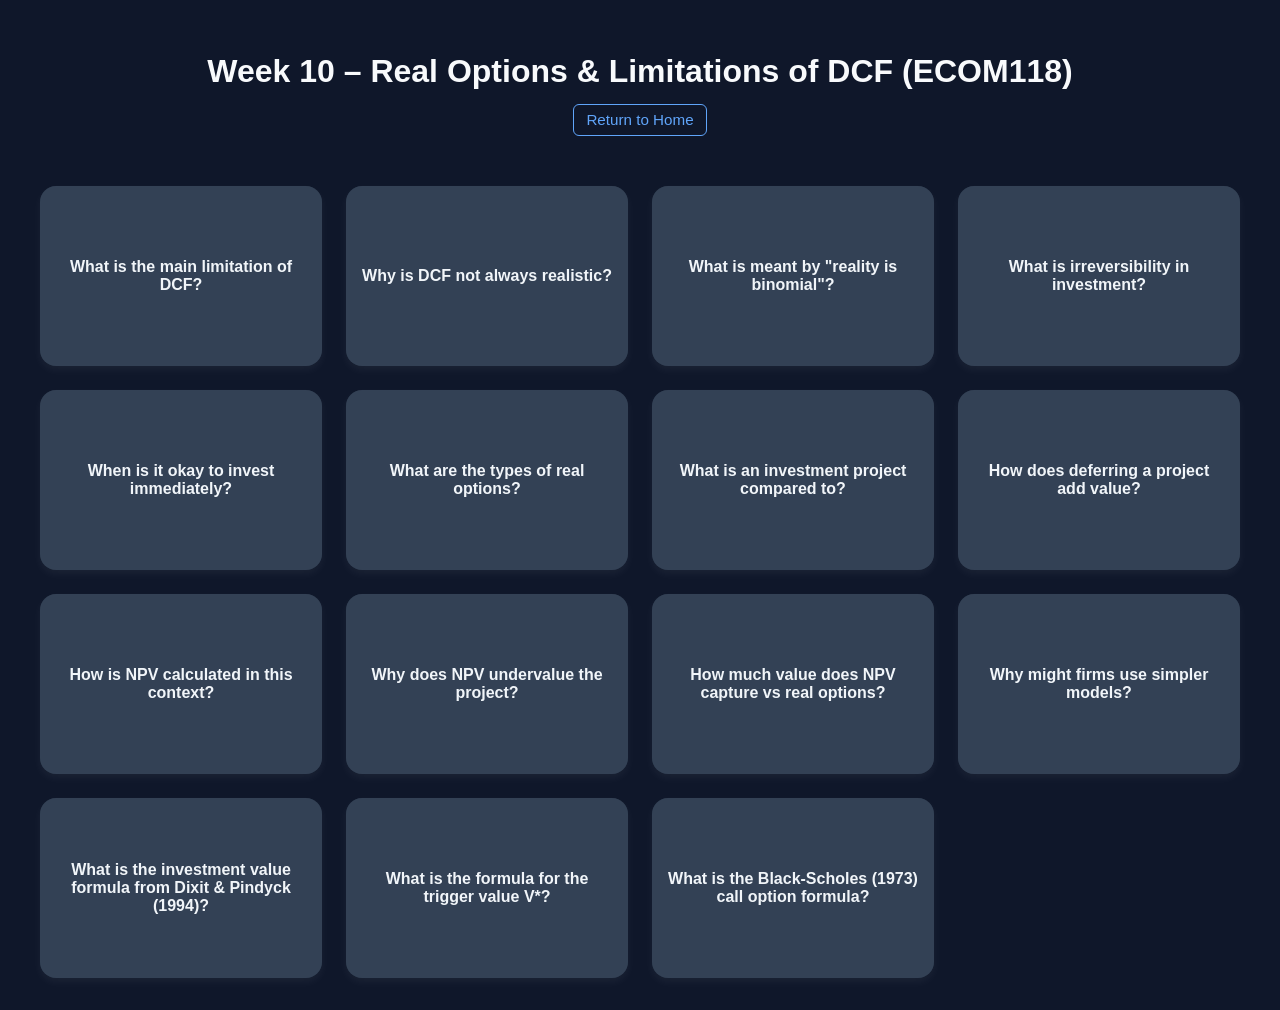
<file: week10.html>
<!DOCTYPE html>
<html lang="en">
<head>
  <meta charset="UTF-8" />
  <meta name="viewport" content="width=device-width, initial-scale=1.0"/>
  <title>Week 10 – Real Options & Limitations of DCF (ECOM118)</title>
  <style>
    body {
      margin: 0;
      font-family: 'Segoe UI', Tahoma, Geneva, Verdana, sans-serif;
      background-color: #0f172a;
      color: #f8fafc;
    }

    h1 {
      text-align: center;
      padding-top: 2rem;
      font-size: 2rem;
      font-weight: 600;
    }

    .home-link {
      text-align: center;
      margin-top: 0.5rem;
      margin-bottom: 1.5rem;
    }

    .home-link a {
      text-decoration: none;
      color: #60a5fa;
      font-weight: 500;
      font-size: 0.95rem;
      border: 1px solid #60a5fa;
      padding: 0.4rem 0.8rem;
      border-radius: 6px;
      transition: all 0.2s ease-in-out;
    }

    .home-link a:hover {
      background-color: #60a5fa;
      color: #0f172a;
    }

    .flashcard-grid {
      display: grid;
      grid-template-columns: repeat(auto-fit, minmax(260px, 1fr));
      gap: 1.5rem;
      padding: 2rem;
      max-width: 1200px;
      margin: 0 auto;
    }

    .card {
      perspective: 1000px;
    }

    .card-inner {
      position: relative;
      width: 100%;
      height: 180px;
      text-align: center;
      transition: transform 0.6s;
      transform-style: preserve-3d;
      cursor: pointer;
      border-radius: 1rem;
      box-shadow: 0 4px 10px rgba(255, 255, 255, 0.05);
      background-color: #1e293b;
    }

    .card.flipped .card-inner {
      transform: rotateY(180deg);
    }

    .card-face {
      position: absolute;
      width: 100%;
      height: 100%;
      backface-visibility: hidden;
      display: flex;
      align-items: center;
      justify-content: center;
      padding: 1rem;
      border-radius: 1rem;
      box-sizing: border-box;
    }

    .card-front {
      background-color: #334155;
      color: #f1f5f9;
      font-weight: 600;
    }

    .card-back {
      background-color: #475569;
      color: #fefce8;
      transform: rotateY(180deg);
    }
  </style>
</head>
<body>

<h1>Week 10 – Real Options & Limitations of DCF (ECOM118)</h1>
<div class="home-link">
  <a href="https://edwardwclarke.github.io/ECOM118-FLASHCARDS/">Return to Home</a>
</div>

<div class="flashcard-grid">

<!-- Core Concept Flashcards -->

<div class="card" onclick="this.classList.toggle('flipped')"><div class="card-inner"><div class="card-face card-front">What is the main limitation of DCF?</div><div class="card-face card-back">It assumes fixed cash flows, no flexibility, and no value in timing decisions.</div></div></div>

<div class="card" onclick="this.classList.toggle('flipped')"><div class="card-inner"><div class="card-face card-front">Why is DCF not always realistic?</div><div class="card-face card-back">Because in reality, conditions change and firms can adapt decisions over time.</div></div></div>

<div class="card" onclick="this.classList.toggle('flipped')"><div class="card-inner"><div class="card-face card-front">What is meant by "reality is binomial"?</div><div class="card-face card-back">Some outcomes are all or nothing—like a drug passing or failing approval in pharma.</div></div></div>

<div class="card" onclick="this.classList.toggle('flipped')"><div class="card-inner"><div class="card-face card-front">What is irreversibility in investment?</div><div class="card-face card-back">Once you invest, you can't get the money back. There's a cost to acting too early.</div></div></div>

<div class="card" onclick="this.classList.toggle('flipped')"><div class="card-inner"><div class="card-face card-front">When is it okay to invest immediately?</div><div class="card-face card-back">If there's no uncertainty, no flexibility, and no downside to investing right away.</div></div></div>

<div class="card" onclick="this.classList.toggle('flipped')"><div class="card-inner"><div class="card-face card-front">What are the types of real options?</div><div class="card-face card-back">Options to defer, expand, abandon, switch, or stage investments (time-to-build).</div></div></div>

<div class="card" onclick="this.classList.toggle('flipped')"><div class="card-inner"><div class="card-face card-front">What is an investment project compared to?</div><div class="card-face card-back">A call option – the right but not obligation to invest when the value is right.</div></div></div>

<div class="card" onclick="this.classList.toggle('flipped')"><div class="card-inner"><div class="card-face card-front">How does deferring a project add value?</div><div class="card-face card-back">It allows the firm to avoid losses or wait for better conditions, adding €0.7mn in value in the example.</div></div></div>

<div class="card" onclick="this.classList.toggle('flipped')"><div class="card-inner"><div class="card-face card-front">How is NPV calculated in this context?</div><div class="card-face card-back">NPV = (3 / (0.10 - 0.02)) - 35 = €2.5 million, using perpetuity with growth.</div></div></div>

<div class="card" onclick="this.classList.toggle('flipped')"><div class="card-inner"><div class="card-face card-front">Why does NPV undervalue the project?</div><div class="card-face card-back">Because it ignores timing and flexibility. Real option value was €5.4mn.</div></div></div>

<div class="card" onclick="this.classList.toggle('flipped')"><div class="card-inner"><div class="card-face card-front">How much value does NPV capture vs real options?</div><div class="card-face card-back">Only 46% – calculated as 2.5 / 5.4 = 46%</div></div></div>

<div class="card" onclick="this.classList.toggle('flipped')"><div class="card-inner"><div class="card-face card-front">Why might firms use simpler models?</div><div class="card-face card-back">A well-built binomial model can be easier to understand and still accurate enough.</div></div></div>

<!-- Equations Flashcards -->

<div class="card" onclick="this.classList.toggle('flipped')"><div class="card-inner"><div class="card-face card-front">What is the investment value formula from Dixit & Pindyck (1994)?</div><div class="card-face card-back">F(V) = (V* − K)·(V / V*)^β if V < V*;<br>F(V) = V − K if V ≥ V*</div></div></div>

<div class="card" onclick="this.classList.toggle('flipped')"><div class="card-inner"><div class="card-face card-front">What is the formula for the trigger value V*?</div><div class="card-face card-back">V* = (β / (β − 1)) × K<br>Where β adjusts for risk and timing flexibility</div></div></div>

<div class="card" onclick="this.classList.toggle('flipped')">
  <div class="card-inner">
    <div class="card-face card-front">What is the Black-Scholes (1973) call option formula?</div>
    <div class="card-face card-back">
      <img src="black-scholes.png" alt="Black-Scholes Formula" style="max-width: 100%; max-height: 100%;">
    </div>
  </div>
</div>

</div>
</body>
</html>
</file>
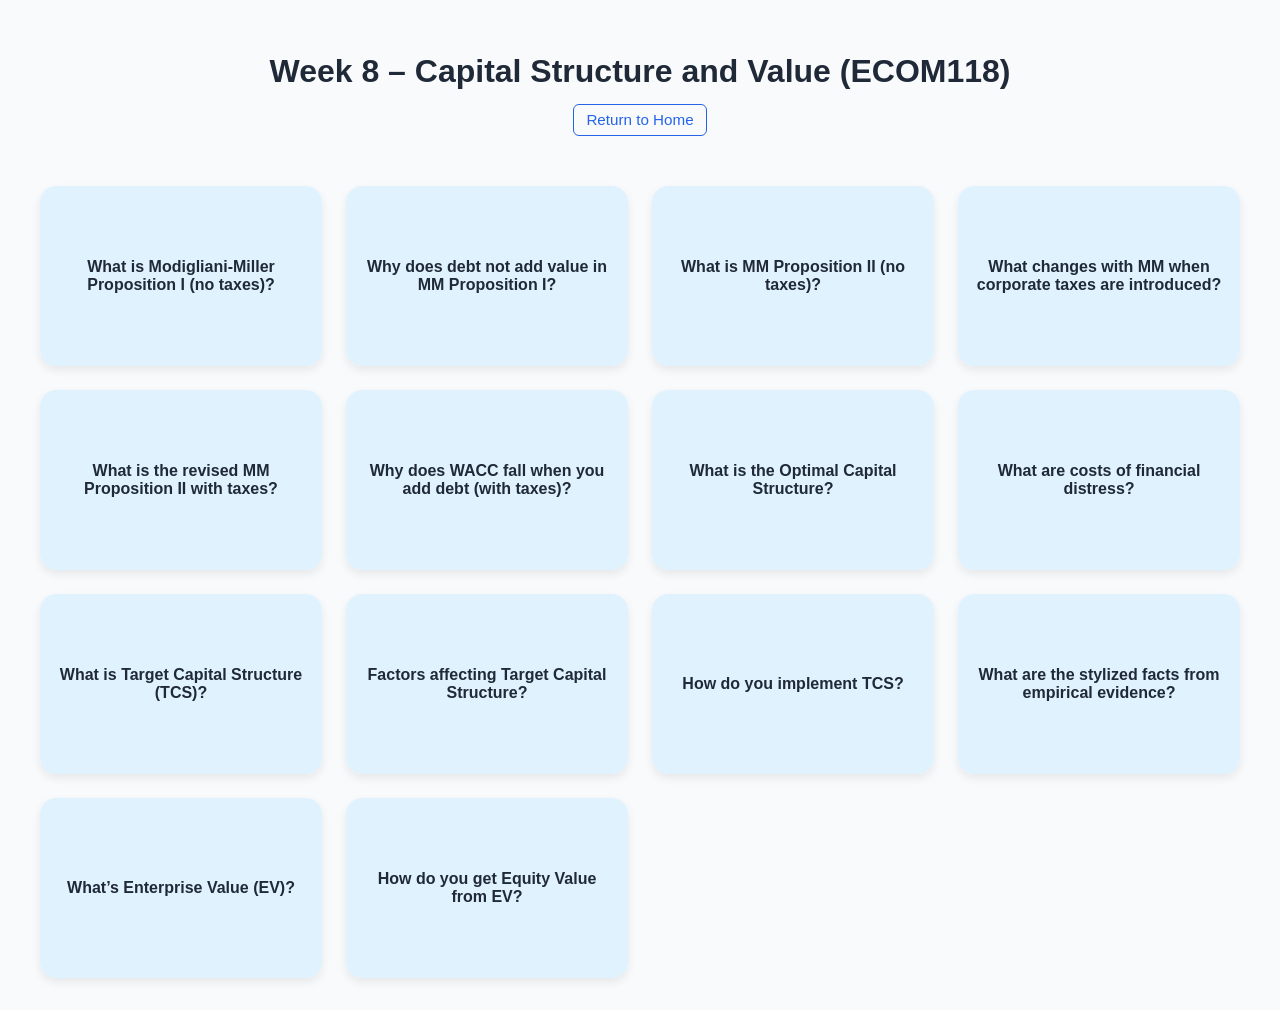
<file: WEEK8.HTML>
<!DOCTYPE html>
<html lang="en">
<head>
  <meta charset="UTF-8" />
  <meta name="viewport" content="width=device-width, initial-scale=1.0"/>
  <title>Week 8 – Capital Structure and Value (ECOM118)</title>
  <style>
    body {
      margin: 0;
      font-family: 'Segoe UI', Tahoma, Geneva, Verdana, sans-serif;
      background-color: #f9fafb;
      color: #1f2937;
    }

    h1 {
      text-align: center;
      padding-top: 2rem;
      font-size: 2rem;
      font-weight: 600;
    }

    .home-link {
      text-align: center;
      margin-top: 0.5rem;
      margin-bottom: 1.5rem;
    }

    .home-link a {
      text-decoration: none;
      color: #2563eb;
      font-weight: 500;
      font-size: 0.95rem;
      border: 1px solid #2563eb;
      padding: 0.4rem 0.8rem;
      border-radius: 6px;
      transition: all 0.2s ease-in-out;
    }

    .home-link a:hover {
      background-color: #2563eb;
      color: white;
    }

    .flashcard-grid {
      display: grid;
      grid-template-columns: repeat(auto-fit, minmax(260px, 1fr));
      gap: 1.5rem;
      padding: 2rem;
      max-width: 1200px;
      margin: 0 auto;
    }

    .card {
      perspective: 1000px;
    }

    .card-inner {
      position: relative;
      width: 100%;
      height: 180px;
      text-align: center;
      transition: transform 0.6s;
      transform-style: preserve-3d;
      cursor: pointer;
      border-radius: 1rem;
      box-shadow: 0 4px 10px rgba(0, 0, 0, 0.08);
      background-color: #fff;
    }

    .card.flipped .card-inner {
      transform: rotateY(180deg);
    }

    .card-face {
      position: absolute;
      width: 100%;
      height: 100%;
      backface-visibility: hidden;
      display: flex;
      align-items: center;
      justify-content: center;
      padding: 1rem;
      border-radius: 1rem;
      box-sizing: border-box;
    }

    .card-front {
      background-color: #e0f2fe;
      font-weight: 600;
    }

    .card-back {
      background-color: #fef3c7;
      transform: rotateY(180deg);
    }
  </style>
</head>
<body>

<h1>Week 8 – Capital Structure and Value (ECOM118)</h1>
<div class="home-link">
  <a href="https://edwardwclarke.github.io/ECOM-057-FLASHCARDS/">Return to Home</a>
</div>

<div class="flashcard-grid">

  <div class="card" onclick="this.classList.toggle('flipped')"><div class="card-inner"><div class="card-face card-front">What is Modigliani-Miller Proposition I (no taxes)?</div><div class="card-face card-back">Capital structure does not affect firm value: V_L = V_U. Debt has no benefit in a no-tax world.</div></div></div>

  <div class="card" onclick="this.classList.toggle('flipped')"><div class="card-inner"><div class="card-face card-front">Why does debt not add value in MM Proposition I?</div><div class="card-face card-back">No tax shield and investors can replicate leverage personally ("homemade leverage").</div></div></div>

  <div class="card" onclick="this.classList.toggle('flipped')"><div class="card-inner"><div class="card-face card-front">What is MM Proposition II (no taxes)?</div><div class="card-face card-back">As debt increases, cost of equity rises: r_e = r_0 + (B/S)(r_0 - r_d), but WACC remains the same.</div></div></div>

  <div class="card" onclick="this.classList.toggle('flipped')"><div class="card-inner"><div class="card-face card-front">What changes with MM when corporate taxes are introduced?</div><div class="card-face card-back">Debt creates value via tax shield: V_L = V_U + T * B. r_e rises more slowly due to tax benefits.</div></div></div>

  <div class="card" onclick="this.classList.toggle('flipped')"><div class="card-inner"><div class="card-face card-front">What is the revised MM Proposition II with taxes?</div><div class="card-face card-back">r_e = r_0 + (B/S)(r_0 - r_d)(1 - T). Equity gets riskier, but tax shield reduces the increase.</div></div></div>

  <div class="card" onclick="this.classList.toggle('flipped')"><div class="card-inner"><div class="card-face card-front">Why does WACC fall when you add debt (with taxes)?</div><div class="card-face card-back">Debt is cheaper than equity, and the tax shield reduces the total cost → WACC < r_0 → NPV increases.</div></div></div>

  <div class="card" onclick="this.classList.toggle('flipped')"><div class="card-inner"><div class="card-face card-front">What is the Optimal Capital Structure?</div><div class="card-face card-back">It’s the debt level that minimizes WACC and maximizes firm value, balancing tax benefits and distress costs.</div></div></div>

  <div class="card" onclick="this.classList.toggle('flipped')"><div class="card-inner"><div class="card-face card-front">What are costs of financial distress?</div><div class="card-face card-back">Direct (legal, admin) and indirect (underinvestment, poor stakeholder relations, risk-taking behavior).</div></div></div>

  <div class="card" onclick="this.classList.toggle('flipped')"><div class="card-inner"><div class="card-face card-front">What is Target Capital Structure (TCS)?</div><div class="card-face card-back">A long-term leverage mix chosen to support business strategy and used for valuation and decision-making.</div></div></div>

  <div class="card" onclick="this.classList.toggle('flipped')"><div class="card-inner"><div class="card-face card-front">Factors affecting Target Capital Structure?</div><div class="card-face card-back">FCF uncertainty, type of assets (intangible vs tangible), and tax rate.</div></div></div>

  <div class="card" onclick="this.classList.toggle('flipped')"><div class="card-inner"><div class="card-face card-front">How do you implement TCS?</div><div class="card-face card-back">Recapitalizations, tailored financing, and dividend policy adjustments.</div></div></div>

  <div class="card" onclick="this.classList.toggle('flipped')"><div class="card-inner"><div class="card-face card-front">What are the stylized facts from empirical evidence?</div><div class="card-face card-back">1. Most firms have <50% debt. 2. Capital structure varies by industry. 3. Most firms follow target ratios.</div></div></div>

  <div class="card" onclick="this.classList.toggle('flipped')"><div class="card-inner"><div class="card-face card-front">What’s Enterprise Value (EV)?</div><div class="card-face card-back">EV = sum of future Free Cash Flows discounted at WACC. Represents total firm value.</div></div></div>

  <div class="card" onclick="this.classList.toggle('flipped')"><div class="card-inner"><div class="card-face card-front">How do you get Equity Value from EV?</div><div class="card-face card-back">Equity Value = EV - Net Debt - Minority Interests + Non-core Assets</div></div></div>

</div>

</body>
</html>
</file>
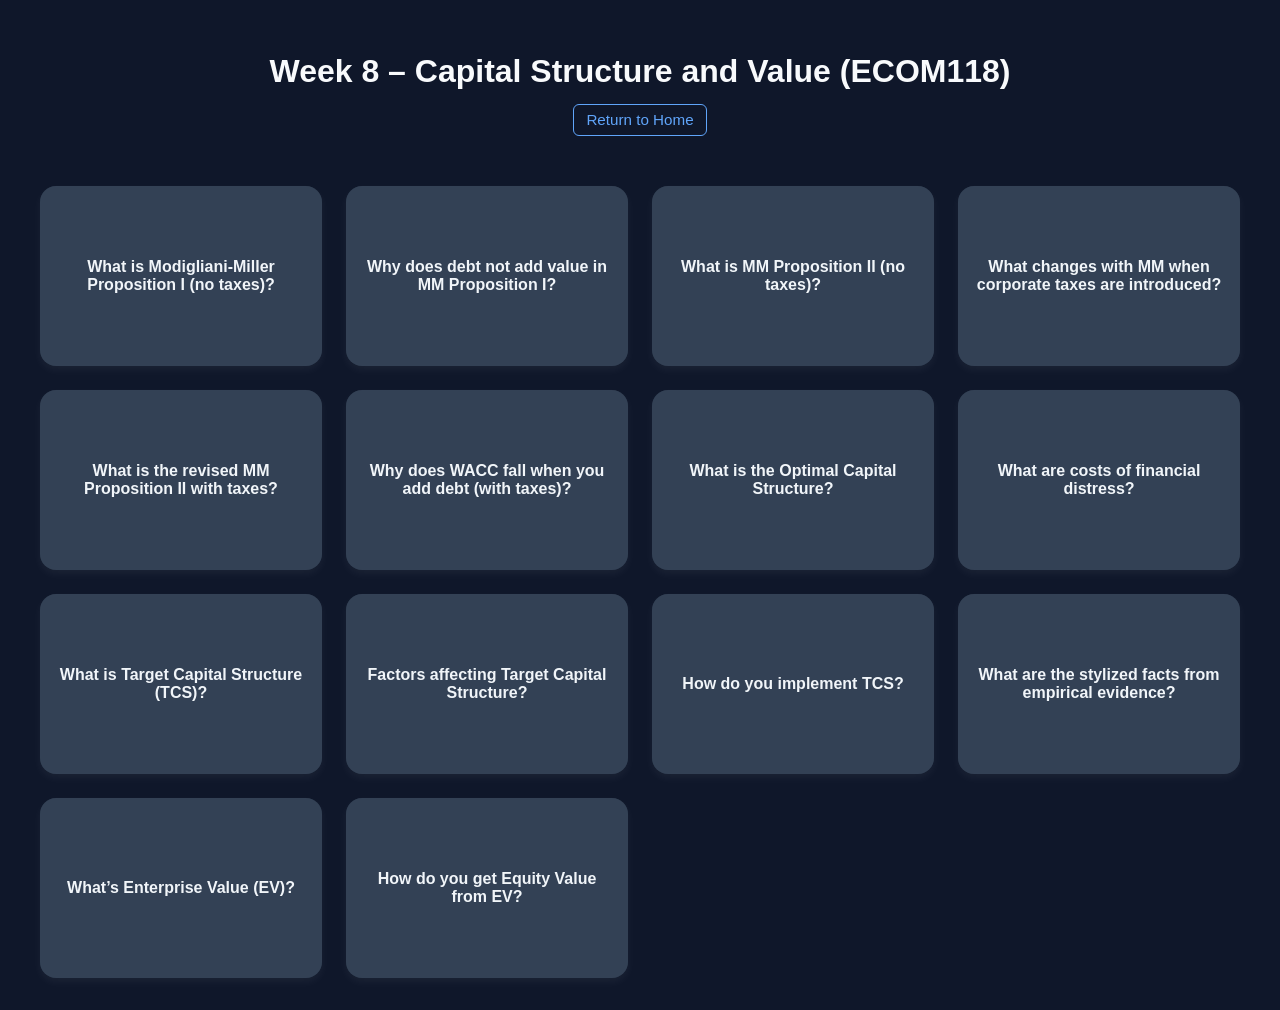
<file: week8.html>
<!DOCTYPE html>
<html lang="en">
<head>
  <meta charset="UTF-8" />
  <meta name="viewport" content="width=device-width, initial-scale=1.0"/>
  <title>Week 8 – Capital Structure and Value (Dark Mode)</title>
  <style>
    body {
      margin: 0;
      font-family: 'Segoe UI', Tahoma, Geneva, Verdana, sans-serif;
      background-color: #0f172a;
      color: #f8fafc;
    }

    h1 {
      text-align: center;
      padding-top: 2rem;
      font-size: 2rem;
      font-weight: 600;
    }

    .home-link {
      text-align: center;
      margin-top: 0.5rem;
      margin-bottom: 1.5rem;
    }

    .home-link a {
      text-decoration: none;
      color: #60a5fa;
      font-weight: 500;
      font-size: 0.95rem;
      border: 1px solid #60a5fa;
      padding: 0.4rem 0.8rem;
      border-radius: 6px;
      transition: all 0.2s ease-in-out;
    }

    .home-link a:hover {
      background-color: #60a5fa;
      color: #0f172a;
    }

    .flashcard-grid {
      display: grid;
      grid-template-columns: repeat(auto-fit, minmax(260px, 1fr));
      gap: 1.5rem;
      padding: 2rem;
      max-width: 1200px;
      margin: 0 auto;
    }

    .card {
      perspective: 1000px;
    }

    .card-inner {
      position: relative;
      width: 100%;
      height: 180px;
      text-align: center;
      transition: transform 0.6s;
      transform-style: preserve-3d;
      cursor: pointer;
      border-radius: 1rem;
      box-shadow: 0 4px 10px rgba(255, 255, 255, 0.05);
      background-color: #1e293b;
    }

    .card.flipped .card-inner {
      transform: rotateY(180deg);
    }

    .card-face {
      position: absolute;
      width: 100%;
      height: 100%;
      backface-visibility: hidden;
      display: flex;
      align-items: center;
      justify-content: center;
      padding: 1rem;
      border-radius: 1rem;
      box-sizing: border-box;
    }

    .card-front {
      background-color: #334155;
      color: #f1f5f9;
      font-weight: 600;
    }

    .card-back {
      background-color: #475569;
      color: #fefce8;
      transform: rotateY(180deg);
    }
  </style>
</head>
<body>

<h1>Week 8 – Capital Structure and Value (ECOM118)</h1>
<div class="home-link">
  <a href="https://edwardwclarke.github.io/ECOM118-FLASHCARDS/">Return to Home</a>
</div>

<div class="flashcard-grid">

  <div class="card" onclick="this.classList.toggle('flipped')"><div class="card-inner"><div class="card-face card-front">What is Modigliani-Miller Proposition I (no taxes)?</div><div class="card-face card-back">Capital structure does not affect firm value: V_L = V_U. Debt has no benefit in a no-tax world.</div></div></div>

  <div class="card" onclick="this.classList.toggle('flipped')"><div class="card-inner"><div class="card-face card-front">Why does debt not add value in MM Proposition I?</div><div class="card-face card-back">No tax shield and investors can replicate leverage personally ("homemade leverage").</div></div></div>

  <div class="card" onclick="this.classList.toggle('flipped')"><div class="card-inner"><div class="card-face card-front">What is MM Proposition II (no taxes)?</div><div class="card-face card-back">As debt increases, cost of equity rises: r_e = r_0 + (B/S)(r_0 - r_d), but WACC remains the same.</div></div></div>

  <div class="card" onclick="this.classList.toggle('flipped')"><div class="card-inner"><div class="card-face card-front">What changes with MM when corporate taxes are introduced?</div><div class="card-face card-back">Debt creates value via tax shield: V_L = V_U + T * B. r_e rises more slowly due to tax benefits.</div></div></div>

  <div class="card" onclick="this.classList.toggle('flipped')"><div class="card-inner"><div class="card-face card-front">What is the revised MM Proposition II with taxes?</div><div class="card-face card-back">r_e = r_0 + (B/S)(r_0 - r_d)(1 - T). Equity gets riskier, but tax shield reduces the increase.</div></div></div>

  <div class="card" onclick="this.classList.toggle('flipped')"><div class="card-inner"><div class="card-face card-front">Why does WACC fall when you add debt (with taxes)?</div><div class="card-face card-back">Debt is cheaper than equity, and the tax shield reduces the total cost → WACC < r_0 → NPV increases.</div></div></div>

  <div class="card" onclick="this.classList.toggle('flipped')"><div class="card-inner"><div class="card-face card-front">What is the Optimal Capital Structure?</div><div class="card-face card-back">It’s the debt level that minimizes WACC and maximizes firm value, balancing tax benefits and distress costs.</div></div></div>

  <div class="card" onclick="this.classList.toggle('flipped')"><div class="card-inner"><div class="card-face card-front">What are costs of financial distress?</div><div class="card-face card-back">Direct (legal, admin) and indirect (underinvestment, poor stakeholder relations, risk-taking behavior).</div></div></div>

  <div class="card" onclick="this.classList.toggle('flipped')"><div class="card-inner"><div class="card-face card-front">What is Target Capital Structure (TCS)?</div><div class="card-face card-back">A long-term leverage mix chosen to support business strategy and used for valuation and decision-making.</div></div></div>

  <div class="card" onclick="this.classList.toggle('flipped')"><div class="card-inner"><div class="card-face card-front">Factors affecting Target Capital Structure?</div><div class="card-face card-back">FCF uncertainty, type of assets (intangible vs tangible), and tax rate.</div></div></div>

  <div class="card" onclick="this.classList.toggle('flipped')"><div class="card-inner"><div class="card-face card-front">How do you implement TCS?</div><div class="card-face card-back">Recapitalizations, tailored financing, and dividend policy adjustments.</div></div></div>

  <div class="card" onclick="this.classList.toggle('flipped')"><div class="card-inner"><div class="card-face card-front">What are the stylized facts from empirical evidence?</div><div class="card-face card-back">1. Most firms have <50% debt. 2. Capital structure varies by industry. 3. Most firms follow target ratios.</div></div></div>

  <div class="card" onclick="this.classList.toggle('flipped')"><div class="card-inner"><div class="card-face card-front">What’s Enterprise Value (EV)?</div><div class="card-face card-back">EV = sum of future Free Cash Flows discounted at WACC. Represents total firm value.</div></div></div>

  <div class="card" onclick="this.classList.toggle('flipped')"><div class="card-inner"><div class="card-face card-front">How do you get Equity Value from EV?</div><div class="card-face card-back">Equity Value = EV - Net Debt - Minority Interests + Non-core Assets</div></div></div>

</div>

</body>
</html>
</file>
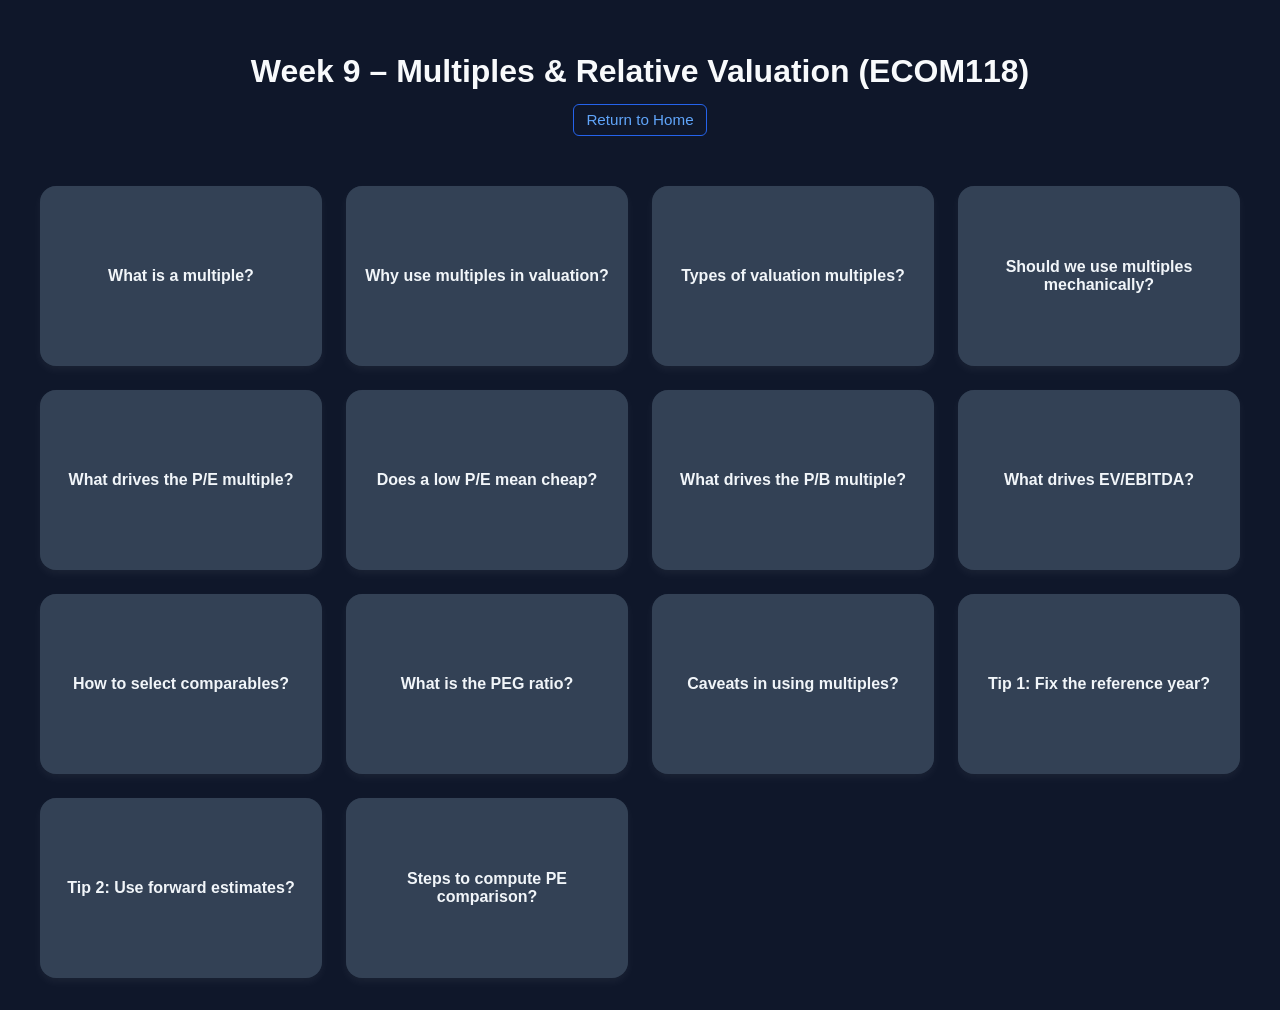
<file: week9.html>
<!DOCTYPE html>
<html lang="en">
<head>
  <meta charset="UTF-8" />
  <meta name="viewport" content="width=device-width, initial-scale=1.0"/>
  <title>Week 9 – Multiples & Relative Valuation (ECOM118)</title>
  <style>
    body {
      margin: 0;
      font-family: 'Segoe UI', Tahoma, Geneva, Verdana, sans-serif;
      background-color: #0f172a;
      color: #f8fafc;
    }

    h1 {
      text-align: center;
      padding-top: 2rem;
      font-size: 2rem;
      font-weight: 600;
    }

    .home-link {
      text-align: center;
      margin-top: 0.5rem;
      margin-bottom: 1.5rem;
    }

    .home-link a {
      text-decoration: none;
      color: #60a5fa;
      font-weight: 500;
      font-size: 0.95rem;
      border: 1px solid #2563eb;
      padding: 0.4rem 0.8rem;
      border-radius: 6px;
      transition: all 0.2s ease-in-out;
    }

    .home-link a:hover {
      background-color: #60a5fa;
      color: #0f172a;
    }

    .flashcard-grid {
      display: grid;
      grid-template-columns: repeat(auto-fit, minmax(260px, 1fr));
      gap: 1.5rem;
      padding: 2rem;
      max-width: 1200px;
      margin: 0 auto;
    }

    .card {
      perspective: 1000px;
    }

    .card-inner {
      position: relative;
      width: 100%;
      height: 180px;
      text-align: center;
      transition: transform 0.6s;
      transform-style: preserve-3d;
      cursor: pointer;
      border-radius: 1rem;
      box-shadow: 0 4px 10px rgba(255, 255, 255, 0.05);
      background-color: #1e293b;
    }

    .card.flipped .card-inner {
      transform: rotateY(180deg);
    }

    .card-face {
      position: absolute;
      width: 100%;
      height: 100%;
      backface-visibility: hidden;
      display: flex;
      align-items: center;
      justify-content: center;
      padding: 1rem;
      border-radius: 1rem;
      box-sizing: border-box;
    }

    .card-front {
      background-color: #334155;
      color: #f1f5f9;
      font-weight: 600;
    }

    .card-back {
      background-color: #475569;
      color: #fefce8;
      transform: rotateY(180deg);
    }
  </style>
</head>
<body>

<h1>Week 9 – Multiples & Relative Valuation (ECOM118)</h1>
<div class="home-link">
  <a href="https://edwardwclarke.github.io/ECOM118-FLASHCARDS/">Return to Home</a>
</div>

<div class="flashcard-grid">

  <div class="card" onclick="this.classList.toggle('flipped')"><div class="card-inner"><div class="card-face card-front">What is a multiple?</div><div class="card-face card-back">A ratio showing the relationship between two financial metrics (e.g., P/E = Price per share ÷ Earnings per share).</div></div></div>

  <div class="card" onclick="this.classList.toggle('flipped')"><div class="card-inner"><div class="card-face card-front">Why use multiples in valuation?</div><div class="card-face card-back">To identify undervalued or overvalued assets, cross-check DCF results, plan exits, and filter investments.</div></div></div>

  <div class="card" onclick="this.classList.toggle('flipped')"><div class="card-inner"><div class="card-face card-front">Types of valuation multiples?</div><div class="card-face card-back">Sales (P/S), Earnings (P/E), Book Value (P/B), Enterprise Value (EV/EBITDA), Leverage (Net-debt/EBITDA).</div></div></div>

  <div class="card" onclick="this.classList.toggle('flipped')"><div class="card-inner"><div class="card-face card-front">Should we use multiples mechanically?</div><div class="card-face card-back">No. Understand what drives the multiple. Don’t use it as a shortcut for full valuation.</div></div></div>

  <div class="card" onclick="this.classList.toggle('flipped')"><div class="card-inner"><div class="card-face card-front">What drives the P/E multiple?</div><div class="card-face card-back">Payout ratio, growth rate (g), and cost of equity (r_e). PE = (Payout × (1+g)) ÷ (r_e – g).</div></div></div>

  <div class="card" onclick="this.classList.toggle('flipped')"><div class="card-inner"><div class="card-face card-front">Does a low P/E mean cheap?</div><div class="card-face card-back">Not always. Higher growth or better fundamentals can justify a higher P/E.</div></div></div>

  <div class="card" onclick="this.classList.toggle('flipped')"><div class="card-inner"><div class="card-face card-front">What drives the P/B multiple?</div><div class="card-face card-back">Return on equity (ROE), payout ratio, growth, and cost of equity. PBV = (ROE × payout × (1+g)) ÷ (r_e – g).</div></div></div>

  <div class="card" onclick="this.classList.toggle('flipped')"><div class="card-inner"><div class="card-face card-front">What drives EV/EBITDA?</div><div class="card-face card-back">Cash flows, tax rate, capex, working capital needs, and cost of capital (k_c).</div></div></div>

  <div class="card" onclick="this.classList.toggle('flipped')"><div class="card-inner"><div class="card-face card-front">How to select comparables?</div><div class="card-face card-back">Pick companies with similar risk, sector, growth, and cash flow profiles.</div></div></div>

  <div class="card" onclick="this.classList.toggle('flipped')"><div class="card-inner"><div class="card-face card-front">What is the PEG ratio?</div><div class="card-face card-back">P/E divided by expected growth rate. It adjusts P/E for growth differences across firms.</div></div></div>

  <div class="card" onclick="this.classList.toggle('flipped')"><div class="card-inner"><div class="card-face card-front">Caveats in using multiples?</div><div class="card-face card-back">Accounting differences, special situations (like restructuring), and oversimplification.</div></div></div>

  <div class="card" onclick="this.classList.toggle('flipped')"><div class="card-inner"><div class="card-face card-front">Tip 1: Fix the reference year?</div><div class="card-face card-back">Yes! EV2023 ÷ EBITDA2025 or Price2023 ÷ EPS2025. Keep the base year consistent.</div></div></div>

  <div class="card" onclick="this.classList.toggle('flipped')"><div class="card-inner"><div class="card-face card-front">Tip 2: Use forward estimates?</div><div class="card-face card-back">Yes. Use expected EPS, EBITDA, etc., from analysts or DCF forecasts, not historical values.</div></div></div>

  <div class="card" onclick="this.classList.toggle('flipped')"><div class="card-inner"><div class="card-face card-front">Steps to compute PE comparison?</div><div class="card-face card-back">Get prices and EPS estimates, compute PE for your firm and peers, compare using averages.</div></div></div>

</div>

</body>
</html>
</file>
